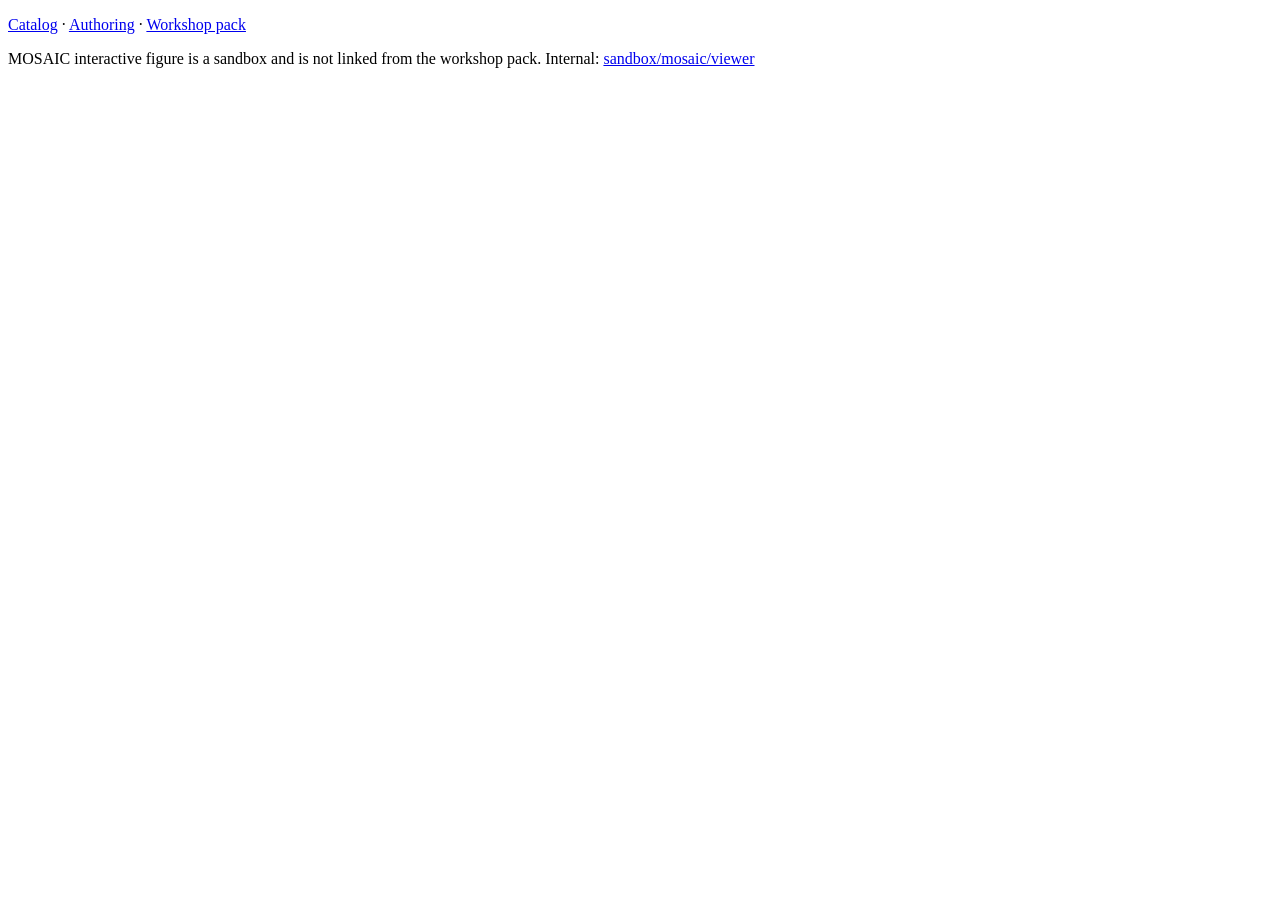
<file: index.html>
<!DOCTYPE html>
<html lang="en">
<head>
  <meta charset="UTF-8" />
  <meta name="viewport" content="width=device-width, initial-scale=1" />
  <title>MindelScope</title>
</head>
<body>
  <p><a href="./platform/index.html">Catalog</a> · <a href="./authoring/index.html">Authoring</a> · <a href="./docs/workshop/README.md">Workshop pack</a></p>
  <p>MOSAIC interactive figure is a sandbox and is not linked from the workshop pack. Internal: <a href="./sandbox/mosaic/viewer/index.html">sandbox/mosaic/viewer</a></p>
</body>
</html>
</file>
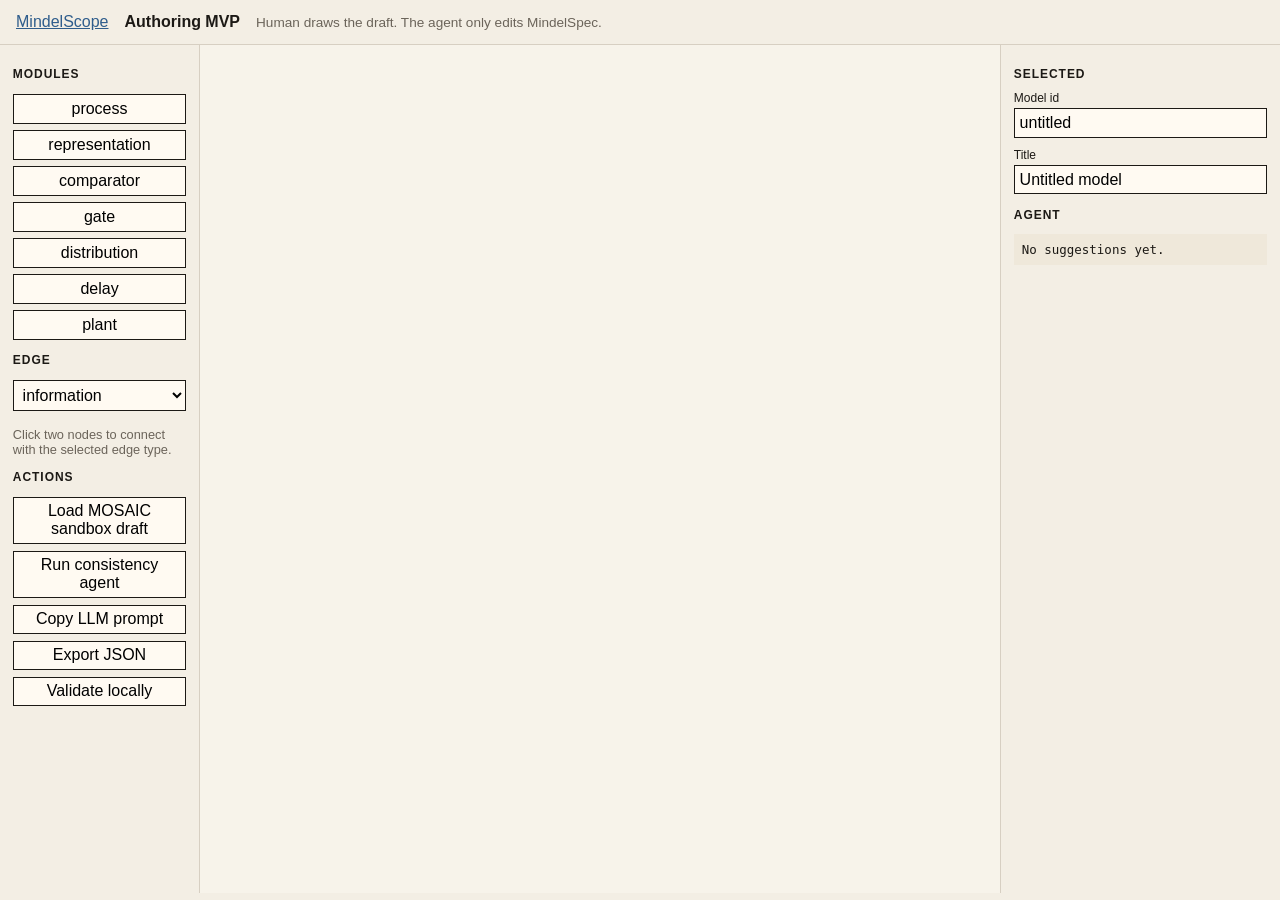
<file: authoring/index.html>
<!DOCTYPE html>
<html lang="en">
<head>
  <meta charset="UTF-8" />
  <meta name="viewport" content="width=device-width, initial-scale=1" />
  <title>MindelScope authoring</title>
  <link rel="stylesheet" href="./styles.css" />
</head>
<body>
  <header>
    <a href="../platform/index.html">MindelScope</a>
    <strong>Authoring MVP</strong>
    <span class="note">Human draws the draft. The agent only edits MindelSpec.</span>
  </header>
  <div class="layout">
    <aside class="palette">
      <h2>Modules</h2>
      <button data-type="process">process</button>
      <button data-type="representation">representation</button>
      <button data-type="comparator">comparator</button>
      <button data-type="gate">gate</button>
      <button data-type="distribution">distribution</button>
      <button data-type="delay">delay</button>
      <button data-type="plant">plant</button>
      <h2>Edge</h2>
      <select id="edgeType">
        <option value="information">information</option>
        <option value="gating">gating</option>
        <option value="error">error</option>
        <option value="context">context</option>
      </select>
      <p class="hint">Click two nodes to connect with the selected edge type.</p>
      <h2>Actions</h2>
      <button id="loadMosaic">Load MOSAIC sandbox draft</button>
      <button id="runAgent">Run consistency agent</button>
      <button id="copyPrompt">Copy LLM prompt</button>
      <button id="exportBtn">Export JSON</button>
      <button id="validateBtn">Validate locally</button>
    </aside>
    <svg id="canvas" viewBox="0 0 1100 720"></svg>
    <aside class="props">
      <h2>Selected</h2>
      <div id="form"><p class="hint">Select a node.</p></div>
      <h2>Agent</h2>
      <pre id="agentLog">No suggestions yet.</pre>
    </aside>
  </div>
  <script src="./agent.js"></script>
  <script src="./app.js"></script>
</body>
</html>
</file>
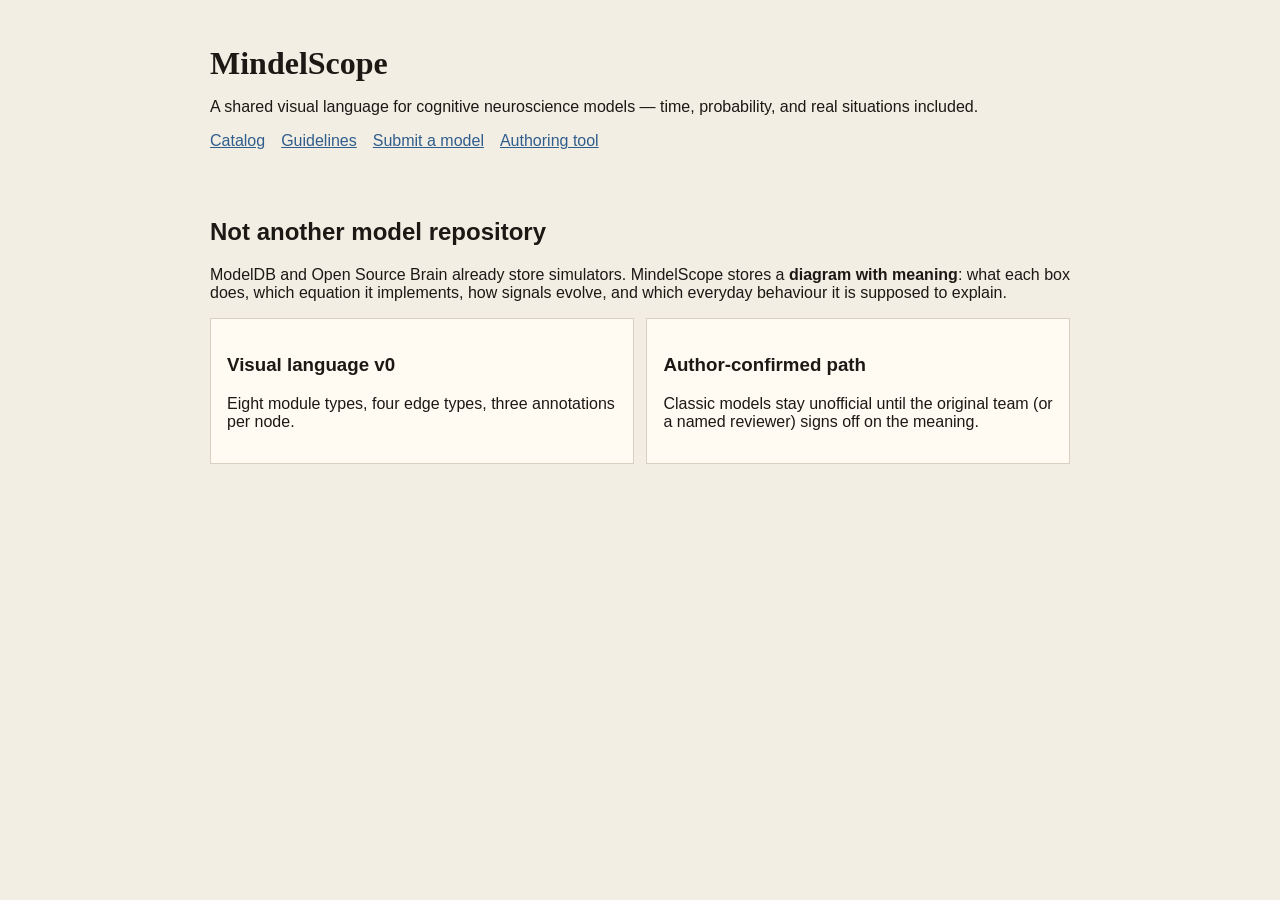
<file: platform/index.html>
<!DOCTYPE html>
<html lang="en">
<head>
  <meta charset="UTF-8" />
  <meta name="viewport" content="width=device-width, initial-scale=1" />
  <title>MindelScope</title>
  <link rel="stylesheet" href="./styles.css" />
</head>
<body>
  <header>
    <h1>MindelScope</h1>
    <p>A shared visual language for cognitive neuroscience models — time, probability, and real situations included.</p>
    <nav>
      <a href="./catalog.html">Catalog</a>
      <a href="./guidelines.html">Guidelines</a>
      <a href="./submit.html">Submit a model</a>
      <a href="../authoring/index.html">Authoring tool</a>
    </nav>
  </header>
  <main>
    <section>
      <h2>Not another model repository</h2>
      <p>ModelDB and Open Source Brain already store simulators. MindelScope stores a <strong>diagram with meaning</strong>: what each box does, which equation it implements, how signals evolve, and which everyday behaviour it is supposed to explain.</p>
    </section>
    <section class="cards">
      <a class="card" href="./guidelines.html">
        <h3>Visual language v0</h3>
        <p>Eight module types, four edge types, three annotations per node.</p>
      </a>
      <a class="card" href="./submit.html">
        <h3>Author-confirmed path</h3>
        <p>Classic models stay unofficial until the original team (or a named reviewer) signs off on the meaning.</p>
      </a>
    </section>
  </main>
</body>
</html>
</file>
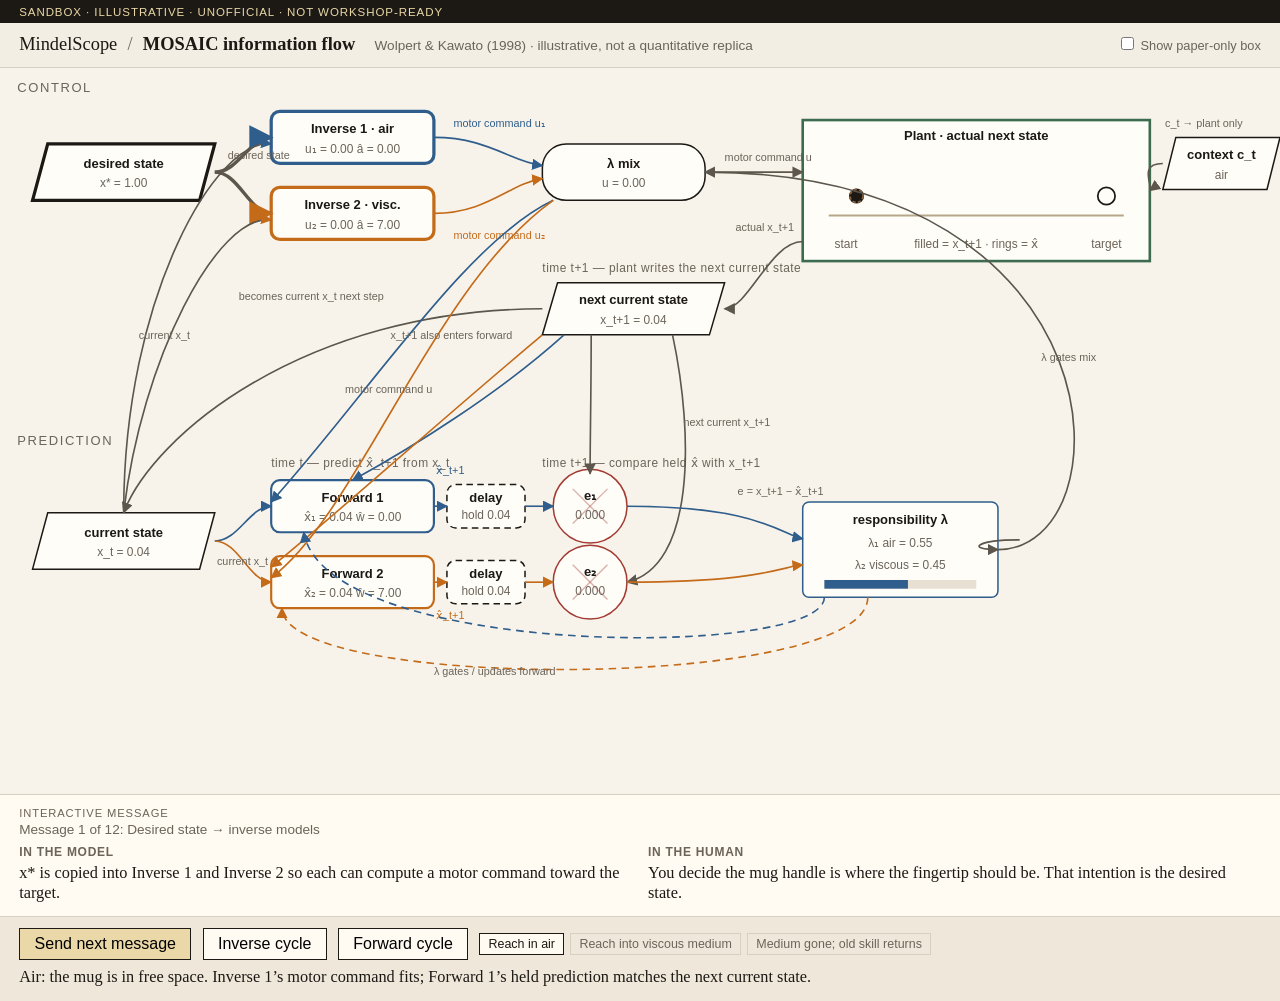
<file: viewer/index.html>
<!DOCTYPE html>
<html lang="zh-Hant">
<head>
  <meta charset="UTF-8" />
  <meta http-equiv="refresh" content="0; url=../sandbox/mosaic/viewer/index.html" />
  <title>MOSAIC viewer moved</title>
</head>
<body>
  <p>MOSAIC 視覺化已移到 sandbox。若沒有自動跳轉，請打開：</p>
  <p><a href="../sandbox/mosaic/viewer/index.html">sandbox/mosaic/viewer/index.html</a></p>
</body>
</html>
</file>
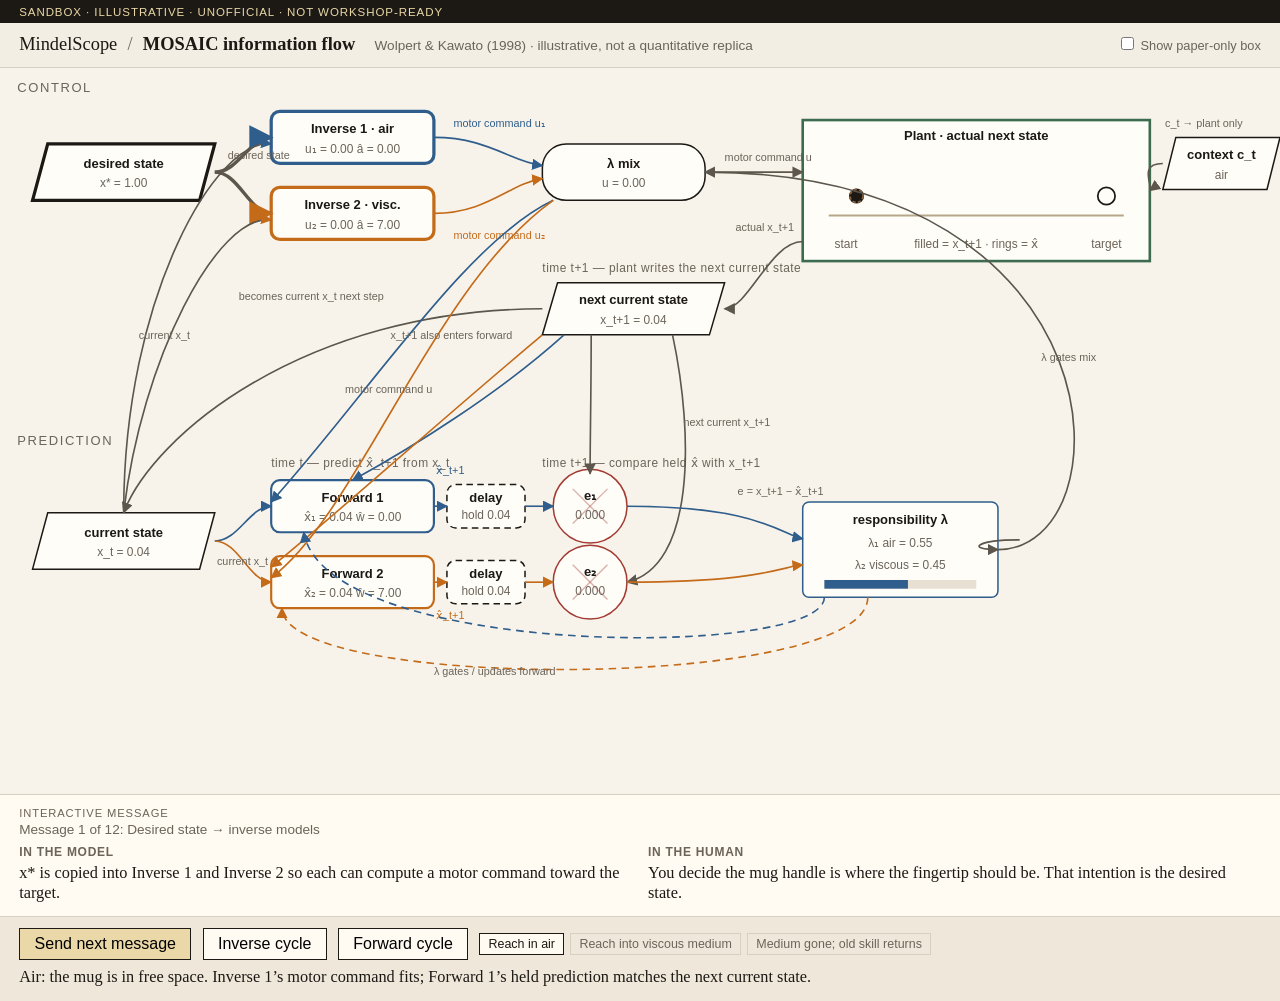
<file: sandbox/mosaic/index.html>
<!DOCTYPE html>
<html lang="zh-Hant">
<head>
  <meta charset="UTF-8" />
  <meta http-equiv="refresh" content="0; url=./viewer/index.html" />
  <title>MOSAIC sandbox</title>
</head>
<body>
  <p><a href="./viewer/index.html">打開 MOSAIC 示意視覺化</a></p>
</body>
</html>
</file>
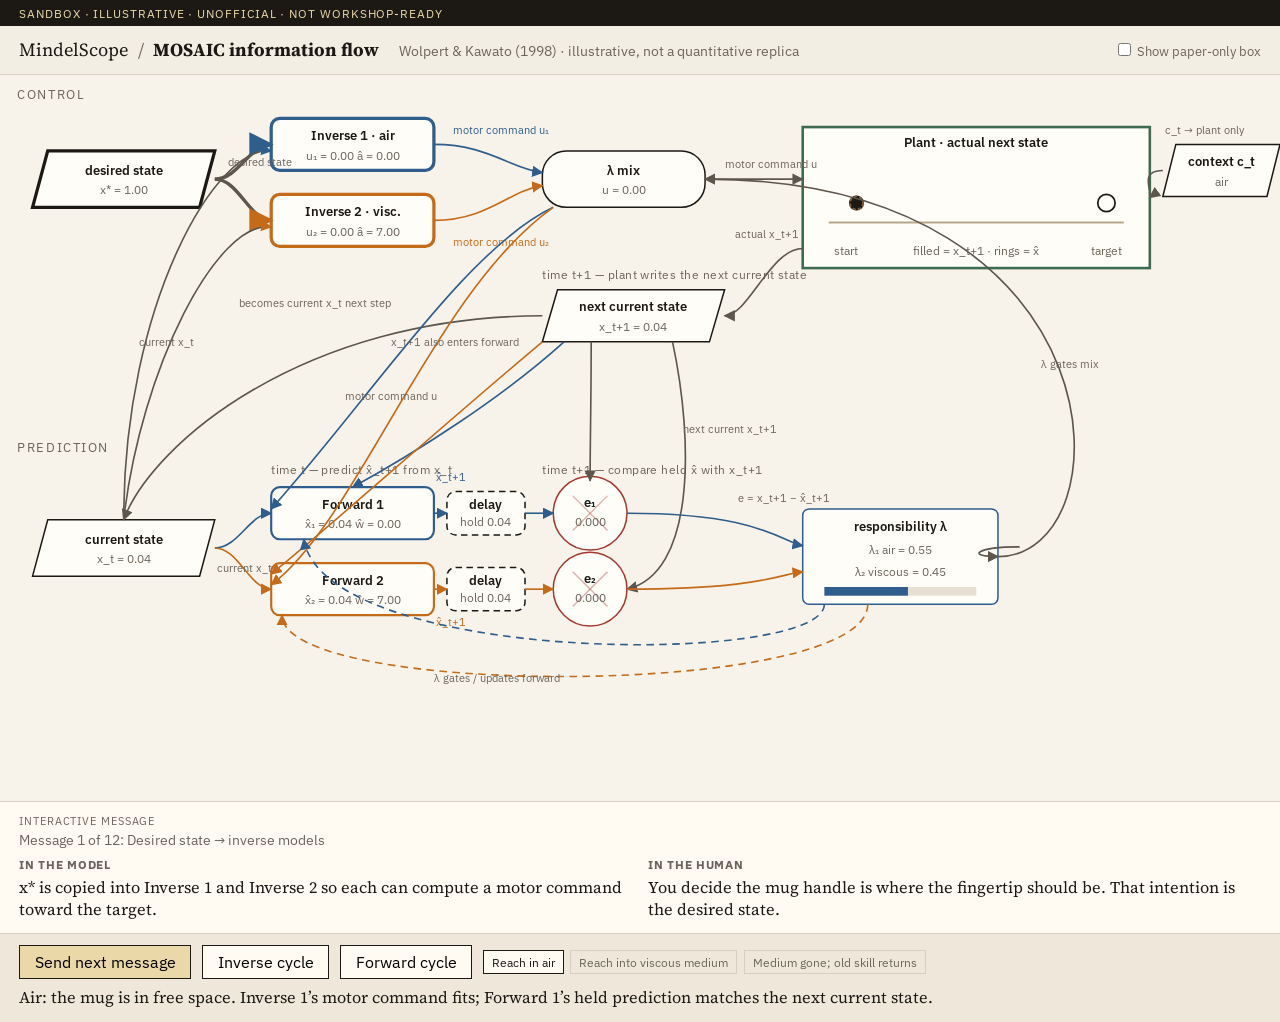
<file: sandbox/mosaic/viewer/index.html>
<!DOCTYPE html>
<html lang="en">
<head>
  <meta charset="UTF-8" />
  <meta name="viewport" content="width=device-width, initial-scale=1" />
  <title>MOSAIC — information flow</title>
  <link rel="preconnect" href="https://fonts.googleapis.com" />
  <link rel="preconnect" href="https://fonts.gstatic.com" crossorigin />
  <link href="https://fonts.googleapis.com/css2?family=IBM+Plex+Sans:wght@400;500;600&family=Source+Serif+4:opsz,wght@8..60,500;8..60,600&display=swap" rel="stylesheet" />
  <link rel="stylesheet" href="./styles.css" />
</head>
<body>
  <p class="wip">Sandbox · illustrative · unofficial · not workshop-ready</p>

  <header class="top">
    <div class="brand">
      <a href="../../../index.html">MindelScope</a>
      <span class="sep">/</span>
      <strong>MOSAIC information flow</strong>
    </div>
    <p class="cite">Wolpert &amp; Kawato (1998) · illustrative, not a quantitative replica</p>
    <label class="paper-toggle">
      <input type="checkbox" id="showPaper" />
      Show paper-only box
    </label>
  </header>

  <main class="flow-wrap">
    <svg id="flow" viewBox="0 0 1180 670" role="img" aria-label="MOSAIC information flow">
      <defs>
        <marker id="arr" viewBox="0 0 10 10" refX="9" refY="5" markerWidth="7" markerHeight="7" orient="auto">
          <path d="M 0 0 L 10 5 L 0 10 z" fill="#5c564c" />
        </marker>
        <marker id="arr1" viewBox="0 0 10 10" refX="9" refY="5" markerWidth="7" markerHeight="7" orient="auto">
          <path d="M 0 0 L 10 5 L 0 10 z" fill="#2f5d8c" />
        </marker>
        <marker id="arr2" viewBox="0 0 10 10" refX="9" refY="5" markerWidth="7" markerHeight="7" orient="auto">
          <path d="M 0 0 L 10 5 L 0 10 z" fill="#c46b1a" />
        </marker>
        <linearGradient id="honey" x1="0" x2="1" y1="0" y2="0">
          <stop offset="0%" stop-color="#e8b15a" stop-opacity="0.15" />
          <stop offset="100%" stop-color="#c46b1a" stop-opacity="0.4" />
        </linearGradient>
      </defs>

      <text x="16" y="22" class="row-label">Control</text>

      <!-- nodes: control row -->
      <g class="node" data-id="desired" transform="translate(30,70)">
        <polygon points="14,0 168,0 154,52 0,52" class="shape rep" />
        <text x="84" y="22" class="nl">desired state</text>
        <text x="84" y="40" class="nv" id="vDes">x* = 1.00</text>
      </g>

      <g class="node" data-id="inv1" transform="translate(250,40)">
        <rect width="150" height="48" rx="8" class="shape m1" />
        <text x="75" y="20" class="nl">Inverse 1 · air</text>
        <text x="75" y="38" class="nv" id="vU1">u₁ = 0.00  â = 0.00</text>
      </g>
      <g class="node" data-id="inv2" transform="translate(250,110)">
        <rect width="150" height="48" rx="8" class="shape m2" />
        <text x="75" y="20" class="nl">Inverse 2 · visc.</text>
        <text x="75" y="38" class="nv" id="vU2">u₂ = 0.00  â = 7.00</text>
      </g>

      <g class="node" data-id="gate" transform="translate(500,70)">
        <rect width="150" height="52" rx="22" class="shape gate" />
        <text x="75" y="22" class="nl">λ mix</text>
        <text x="75" y="40" class="nv" id="vU">u = 0.00</text>
      </g>

      <g class="node" data-id="plant" transform="translate(740,48)">
        <rect width="320" height="130" class="shape plant" />
        <text x="160" y="18" class="nl">Plant · actual next state</text>
        <rect id="viscousMini" x="150" y="28" width="160" height="72" fill="url(#honey)" opacity="0" />
        <line x1="24" y1="88" x2="296" y2="88" class="mini-table" />
        <circle id="miniTarget" cx="280" cy="70" r="8" class="mini-target" />
        <circle id="miniHand" cx="40" cy="70" r="7" class="hand" />
        <circle id="miniPred1" cx="40" cy="70" r="6" class="ghost g1" />
        <circle id="miniPred2" cx="40" cy="70" r="6" class="ghost g2" />
        <text x="40" y="118" class="nv">start</text>
        <text x="160" y="118" class="nv">filled = x_t+1 · rings = x̂</text>
        <text x="280" y="118" class="nv">target</text>
      </g>

      <g class="node" data-id="context" transform="translate(1072,64)">
        <polygon points="12,0 108,0 96,48 0,48" class="shape rep" />
        <text x="54" y="20" class="nl">context c_t</text>
        <text x="54" y="38" class="nv" id="vCt">air</text>
      </g>

      <text x="500" y="188" class="time-note">time t+1 — plant writes the next current state</text>
      <g class="node" data-id="next" transform="translate(500,198)">
        <polygon points="14,0 168,0 154,48 0,48" class="shape rep" />
        <text x="84" y="20" class="nl">next current state</text>
        <text x="84" y="38" class="nv" id="vXnext">x_t+1 = 0.04</text>
      </g>

      <!-- prediction row -->
      <text x="16" y="348" class="row-label">Prediction</text>
      <text x="250" y="368" class="time-note">time t — predict x̂_t+1 from x_t</text>
      <text x="500" y="368" class="time-note">time t+1 — compare held x̂ with x_t+1</text>

      <g class="node" data-id="current" transform="translate(30,410)">
        <polygon points="14,0 168,0 154,52 0,52" class="shape rep" />
        <text x="84" y="22" class="nl">current state</text>
        <text x="84" y="40" class="nv" id="vX">x_t = 0.04</text>
      </g>

      <g class="node" data-id="fwd1" transform="translate(250,380)">
        <rect width="150" height="48" rx="8" class="shape m1" />
        <text x="75" y="20" class="nl">Forward 1</text>
        <text x="75" y="38" class="nv" id="vP1">x̂₁ = 0.04  ŵ = 0.00</text>
      </g>
      <g class="node" data-id="fwd2" transform="translate(250,450)">
        <rect width="150" height="48" rx="8" class="shape m2" />
        <text x="75" y="20" class="nl">Forward 2</text>
        <text x="75" y="38" class="nv" id="vP2">x̂₂ = 0.04  ŵ = 7.00</text>
      </g>

      <g class="node" data-id="delay1" transform="translate(412,384)">
        <rect width="72" height="40" rx="8" class="shape delay" />
        <text x="36" y="16" class="nl">delay</text>
        <text x="36" y="32" class="nv" id="vD1">hold x̂₁</text>
      </g>
      <g class="node" data-id="delay2" transform="translate(412,454)">
        <rect width="72" height="40" rx="8" class="shape delay" />
        <text x="36" y="16" class="nl">delay</text>
        <text x="36" y="32" class="nv" id="vD2">hold x̂₂</text>
      </g>

      <g class="node" data-id="cmp1" transform="translate(508,368)">
        <circle cx="36" cy="36" r="34" class="shape cmp" />
        <line x1="20" y1="20" x2="52" y2="52" class="cmp-x" />
        <line x1="52" y1="20" x2="20" y2="52" class="cmp-x" />
        <text x="36" y="30" class="nl">e₁</text>
        <text x="36" y="48" class="nv" id="vE1">0.00</text>
      </g>
      <g class="node" data-id="cmp2" transform="translate(508,438)">
        <circle cx="36" cy="36" r="34" class="shape cmp" />
        <line x1="20" y1="20" x2="52" y2="52" class="cmp-x" />
        <line x1="52" y1="20" x2="20" y2="52" class="cmp-x" />
        <text x="36" y="30" class="nl">e₂</text>
        <text x="36" y="48" class="nv" id="vE2">0.00</text>
      </g>

      <g class="node" data-id="lambda" transform="translate(740,400)">
        <rect width="180" height="88" rx="6" class="shape dist" />
        <text x="90" y="20" class="nl">responsibility λ</text>
        <text x="90" y="42" class="nv" id="vL1">λ₁ air = 0.50</text>
        <text x="90" y="62" class="nv" id="vL2">λ₂ viscous = 0.50</text>
        <rect x="20" y="72" width="140" height="8" fill="#e6dfd2" />
        <rect id="lamFill1" x="20" y="72" height="8" width="70" fill="#2f5d8c" />
      </g>

      <g class="node paper-only" id="paperNode" data-id="predictor" transform="translate(940,400)" hidden>
        <rect width="140" height="70" rx="8" class="shape paper" />
        <text x="70" y="28" class="nl">resp. predictor</text>
        <text x="70" y="48" class="nv">paper only</text>
      </g>

      <!-- edges -->
      <g class="edges">
        <path id="p_des_inv1" class="edge" d="M 198 96 C 220 96, 230 64, 250 64" marker-end="url(#arr1)" />
        <path id="p_des_inv2" class="edge" d="M 198 96 C 220 96, 230 134, 250 134" marker-end="url(#arr2)" />
        <text class="elbl" x="210" y="84">desired state</text>

        <path id="p_x_inv1" class="edge" d="M 114 410 C 114 210, 200 64, 250 70" marker-end="url(#arr1)" />
        <path id="p_x_inv2" class="edge" d="M 114 410 C 130 270, 200 134, 250 140" marker-end="url(#arr2)" />
        <text class="elbl" x="128" y="250">current x_t</text>

        <path id="p_inv1_gate" class="edge e1" d="M 400 64 C 450 64, 470 86, 500 90" marker-end="url(#arr1)" />
        <path id="p_inv2_gate" class="edge e2" d="M 400 134 C 450 134, 470 106, 500 102" marker-end="url(#arr2)" />
        <text class="elbl e1" x="418" y="54">motor command u₁</text>
        <text class="elbl e2" x="418" y="158">motor command u₂</text>

        <path id="p_lam_gate" class="edge gate-edge" d="M 920 444 C 1040 444, 1040 96, 650 96" marker-end="url(#arr)" />
        <text class="elbl" x="960" y="270">λ gates mix</text>

        <path id="p_gate_plant" class="edge" d="M 650 96 C 690 96, 710 96, 740 96" marker-end="url(#arr)" />
        <text class="elbl" x="668" y="86">motor command u</text>

        <path id="p_c_plant" class="edge" d="M 1072 88 C 1048 88, 1064 110, 1060 113" marker-end="url(#arr)" />
        <text class="elbl" x="1074" y="54">c_t → plant only</text>

        <path id="p_plant_next" class="edge" d="M 740 160 C 710 160, 690 222, 668 222" marker-end="url(#arr)" />
        <text class="elbl" x="678" y="150">actual x_t+1</text>

        <path id="p_next_current" class="edge" d="M 500 222 C 280 222, 140 340, 114 410" marker-end="url(#arr)" />
        <text class="elbl" x="220" y="214">becomes current x_t next step</text>

        <path id="p_x_fwd1" class="edge e1" d="M 198 436 C 220 436, 230 404, 250 404" marker-end="url(#arr1)" />
        <path id="p_x_fwd2" class="edge e2" d="M 198 436 C 220 436, 230 474, 250 474" marker-end="url(#arr2)" />
        <text class="elbl" x="200" y="458">current x_t</text>

        <path id="p_u_fwd1" class="edge e1" d="M 510 122 C 430 160, 340 300, 250 400" marker-end="url(#arr1)" />
        <path id="p_u_fwd2" class="edge e2" d="M 510 122 C 400 200, 330 410, 250 470" marker-end="url(#arr2)" />
        <text class="elbl" x="318" y="300">motor command u</text>

        <path id="p_fwd1_delay1" class="edge e1" d="M 400 404 C 404 404, 408 404, 412 404" marker-end="url(#arr1)" />
        <path id="p_fwd2_delay2" class="edge e2" d="M 400 474 C 404 474, 408 474, 412 474" marker-end="url(#arr2)" />
        <text class="elbl e1" x="402" y="374">x̂_t+1</text>
        <text class="elbl e2" x="402" y="508">x̂_t+1</text>

        <path id="p_delay1_cmp1" class="edge e1" d="M 484 404 C 492 404, 500 404, 510 404" marker-end="url(#arr1)" />
        <path id="p_delay2_cmp2" class="edge e2" d="M 484 474 C 492 474, 500 474, 510 474" marker-end="url(#arr2)" />

        <path id="p_next_cmp1" class="edge" d="M 545 246 C 545 300, 544 340, 544 374" marker-end="url(#arr)" />
        <path id="p_next_cmp2" class="edge" d="M 620 246 C 640 340, 640 460, 578 474" marker-end="url(#arr)" />
        <text class="elbl" x="630" y="330">next current x_t+1</text>

        <path id="p_next_fwd1" class="edge e1" d="M 520 246 C 460 300, 380 350, 325 380" marker-end="url(#arr1)" />
        <path id="p_next_fwd2" class="edge e2" d="M 500 246 C 400 330, 300 420, 250 460" marker-end="url(#arr2)" />
        <text class="elbl" x="360" y="250">x_t+1 also enters forward</text>

        <path id="p_e1_lam" class="edge e1" d="M 578 404 C 700 404, 720 430, 740 434" marker-end="url(#arr1)" />
        <path id="p_e2_lam" class="edge e2" d="M 578 474 C 700 474, 720 460, 740 458" marker-end="url(#arr2)" />
        <text class="elbl" x="680" y="394">e = x_t+1 − x̂_t+1</text>

        <path id="p_lam_fwd1" class="edge e1 learn" d="M 760 488 C 760 545, 300 545, 280 428" marker-end="url(#arr1)" />
        <path id="p_lam_fwd2" class="edge e2 learn" d="M 800 488 C 800 575, 260 575, 260 498" marker-end="url(#arr2)" />
        <text class="elbl" x="400" y="560">λ gates / updates forward</text>

        <path id="p_pred_lam" class="edge paper-edge" d="M 940 435 C 900 435, 890 444, 920 444" marker-end="url(#arr)" hidden />
      </g>

      <g id="tokens"></g>
      <g id="hits"></g>
    </svg>
    <aside class="human" id="human">
      <p class="kicker">Interactive message</p>
      <p class="step-label" id="stepLabel">Click Inverse or Forward, or press Inverse cycle / Forward cycle.</p>
      <div class="pair">
        <div>
          <h3>In the model</h3>
          <p id="inModel">A packet of information travels along a labelled edge.</p>
        </div>
        <div>
          <h3>In the human</h3>
          <p id="inHuman">The same step as an ordinary reach: intending, commanding, feeling, predicting.</p>
        </div>
      </div>
    </aside>
  </main>

  <footer class="story">
    <button type="button" id="send">Send next message</button>
    <button type="button" id="playInv">Inverse cycle</button>
    <button type="button" id="playFwd">Forward cycle</button>
    <ol class="beats" id="beats">
      <li data-phase="0" class="active">Reach in air</li>
      <li data-phase="1">Reach into viscous medium</li>
      <li data-phase="2">Medium gone; old skill returns</li>
    </ol>
    <p class="caption" id="caption">Example: you reach for a mug. Desired state is “fingertip on the handle.” That signal is sent into the inverse models.</p>
  </footer>

  <script src="./app.js"></script>
</body>
</html>
</file>
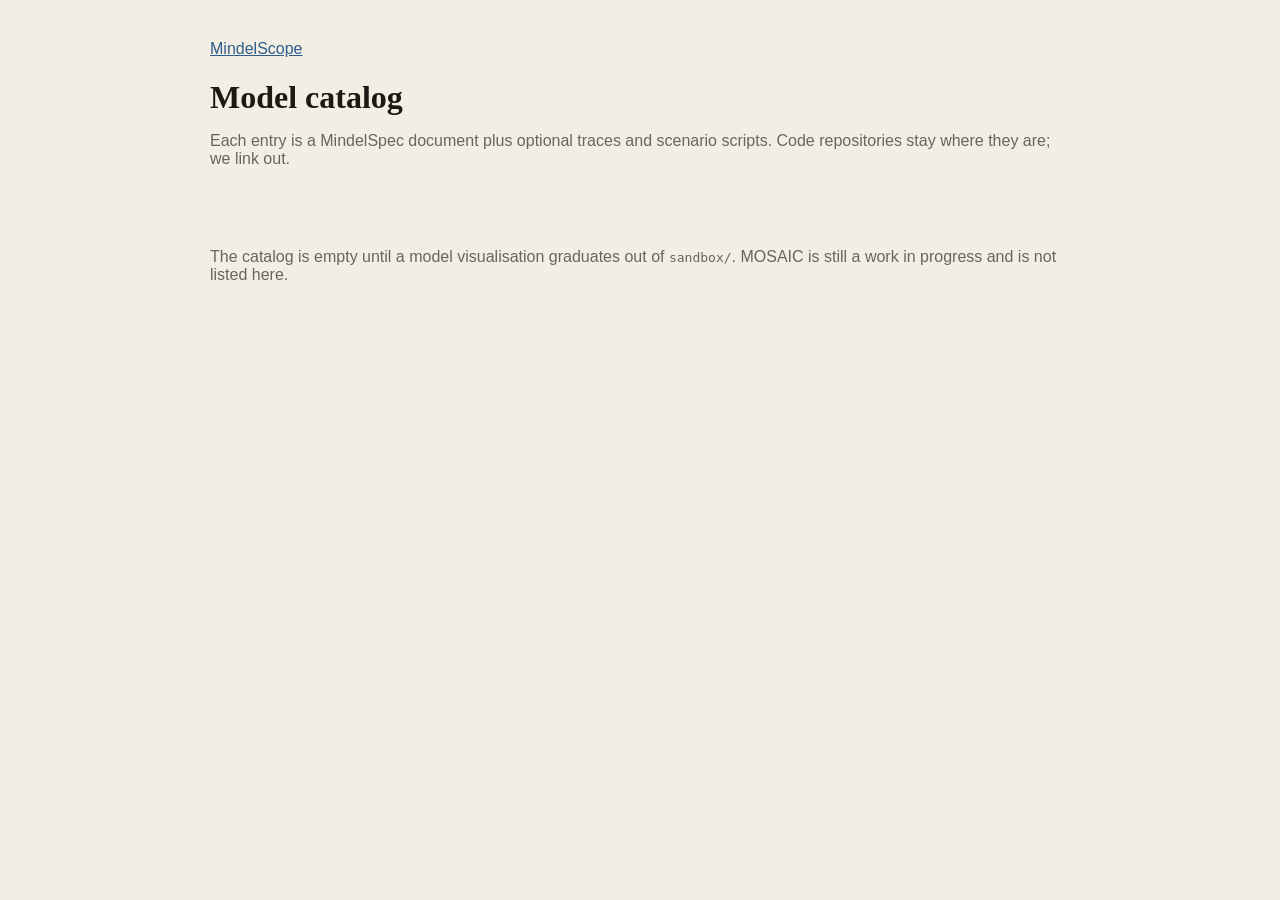
<file: platform/catalog.html>
<!DOCTYPE html>
<html lang="en">
<head>
  <meta charset="UTF-8" />
  <meta name="viewport" content="width=device-width, initial-scale=1" />
  <title>Catalog — MindelScope</title>
  <link rel="stylesheet" href="./styles.css" />
</head>
<body>
  <header>
    <p><a href="./index.html">MindelScope</a></p>
    <h1>Model catalog</h1>
    <p class="muted">Each entry is a MindelSpec document plus optional traces and scenario scripts. Code repositories stay where they are; we link out.</p>
  </header>
  <main>
    <p class="muted">The catalog is empty until a model visualisation graduates out of <code>sandbox/</code>. MOSAIC is still a work in progress and is not listed here.</p>
  </main>
  <script src="./catalog.js"></script>
</body>
</html>
</file>
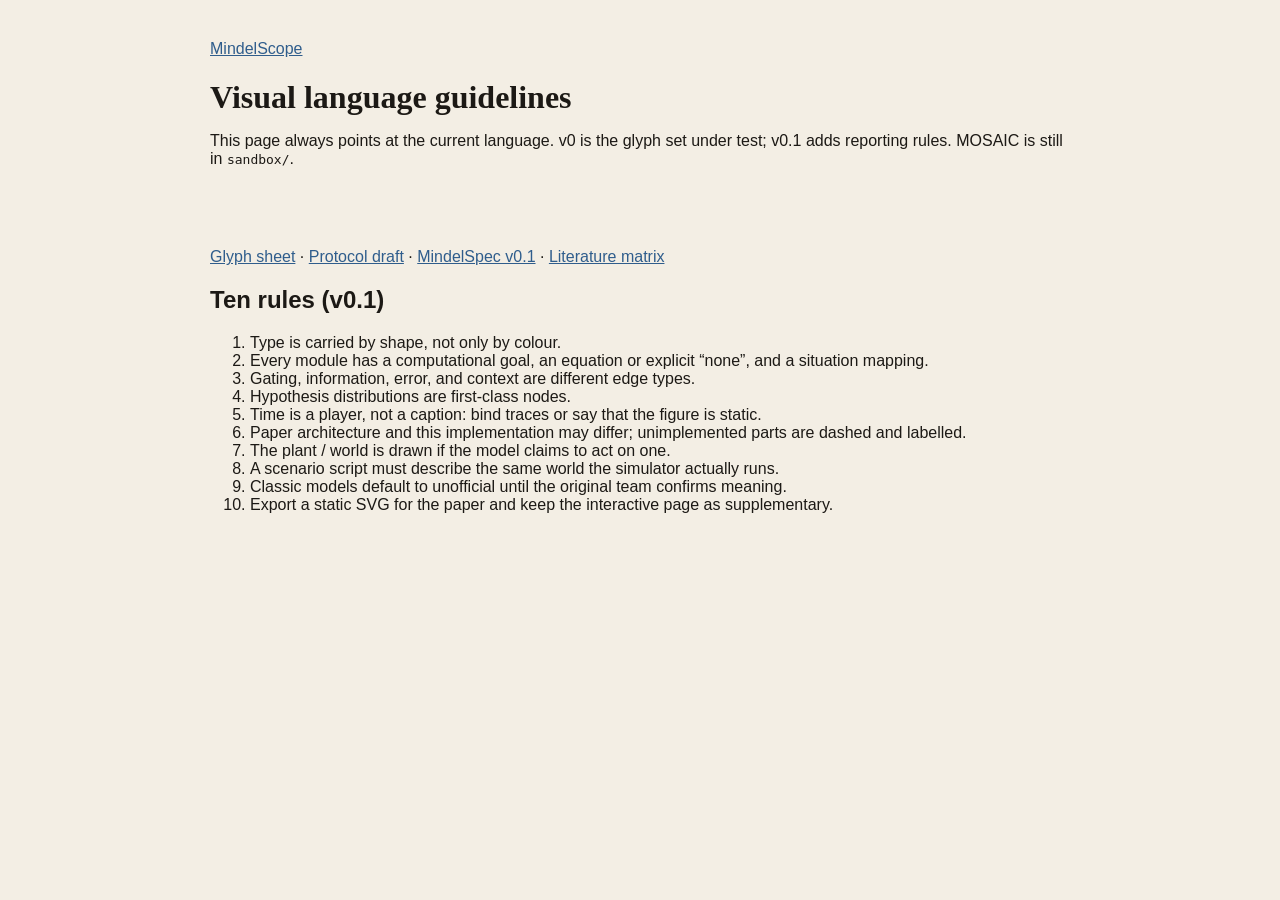
<file: platform/guidelines.html>
<!DOCTYPE html>
<html lang="en">
<head>
  <meta charset="UTF-8" />
  <meta name="viewport" content="width=device-width, initial-scale=1" />
  <title>Guidelines — MindelScope</title>
  <link rel="stylesheet" href="./styles.css" />
</head>
<body>
  <header>
    <p><a href="./index.html">MindelScope</a></p>
    <h1>Visual language guidelines</h1>
    <p>This page always points at the current language. v0 is the glyph set under test; v0.1 adds reporting rules. MOSAIC is still in <code>sandbox/</code>.</p>
  </header>
  <main>
    <p><a href="../docs/workshop/visual-language-onepager.md">Glyph sheet</a> · <a href="../docs/protocol-draft.md">Protocol draft</a> · <a href="../docs/protocol-v0.1.md">MindelSpec v0.1</a> · <a href="../docs/literature-matrix.md">Literature matrix</a></p>
    <h2>Ten rules (v0.1)</h2>
    <ol>
      <li>Type is carried by shape, not only by colour.</li>
      <li>Every module has a computational goal, an equation or explicit “none”, and a situation mapping.</li>
      <li>Gating, information, error, and context are different edge types.</li>
      <li>Hypothesis distributions are first-class nodes.</li>
      <li>Time is a player, not a caption: bind traces or say that the figure is static.</li>
      <li>Paper architecture and this implementation may differ; unimplemented parts are dashed and labelled.</li>
      <li>The plant / world is drawn if the model claims to act on one.</li>
      <li>A scenario script must describe the same world the simulator actually runs.</li>
      <li>Classic models default to unofficial until the original team confirms meaning.</li>
      <li>Export a static SVG for the paper and keep the interactive page as supplementary.</li>
    </ol>
  </main>
</body>
</html>
</file>
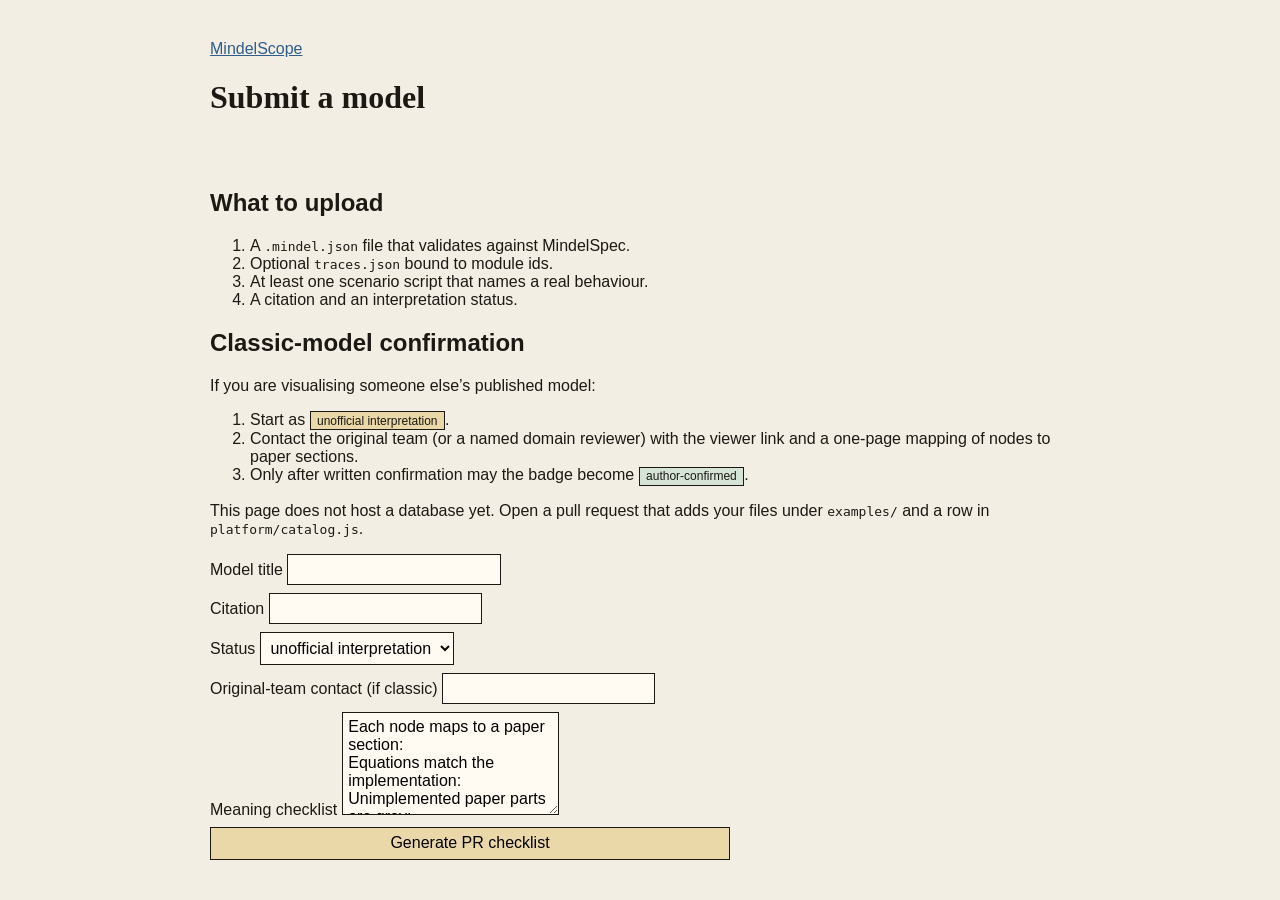
<file: platform/submit.html>
<!DOCTYPE html>
<html lang="en">
<head>
  <meta charset="UTF-8" />
  <meta name="viewport" content="width=device-width, initial-scale=1" />
  <title>Submit — MindelScope</title>
  <link rel="stylesheet" href="./styles.css" />
</head>
<body>
  <header>
    <p><a href="./index.html">MindelScope</a></p>
    <h1>Submit a model</h1>
  </header>
  <main>
    <h2>What to upload</h2>
    <ol>
      <li>A <code>.mindel.json</code> file that validates against MindelSpec.</li>
      <li>Optional <code>traces.json</code> bound to module ids.</li>
      <li>At least one scenario script that names a real behaviour.</li>
      <li>A citation and an interpretation status.</li>
    </ol>
    <h2>Classic-model confirmation</h2>
    <p>If you are visualising someone else’s published model:</p>
    <ol>
      <li>Start as <span class="badge unofficial">unofficial interpretation</span>.</li>
      <li>Contact the original team (or a named domain reviewer) with the viewer link and a one-page mapping of nodes to paper sections.</li>
      <li>Only after written confirmation may the badge become <span class="badge confirmed">author-confirmed</span>.</li>
    </ol>
    <p>This page does not host a database yet. Open a pull request that adds your files under <code>examples/</code> and a row in <code>platform/catalog.js</code>.</p>
    <form id="intake" onsubmit="event.preventDefault(); document.getElementById('out').hidden=false;">
      <label>Model title <input name="title" required /></label>
      <label>Citation <input name="cite" required /></label>
      <label>Status
        <select name="status">
          <option value="unofficial">unofficial interpretation</option>
          <option value="author-confirmed">author-confirmed</option>
        </select>
      </label>
      <label>Original-team contact (if classic) <input name="contact" /></label>
      <label>Meaning checklist
        <textarea rows="5">Each node maps to a paper section:
Equations match the implementation:
Unimplemented paper parts are grey:
Scenario is the same world the simulator runs:
</textarea>
      </label>
      <button type="submit">Generate PR checklist</button>
    </form>
    <p id="out" hidden>Checklist copied into the form. Attach the JSON files in a GitHub pull request; do not claim author-confirmed without the email or letter on file.</p>
  </main>
</body>
</html>
</file>
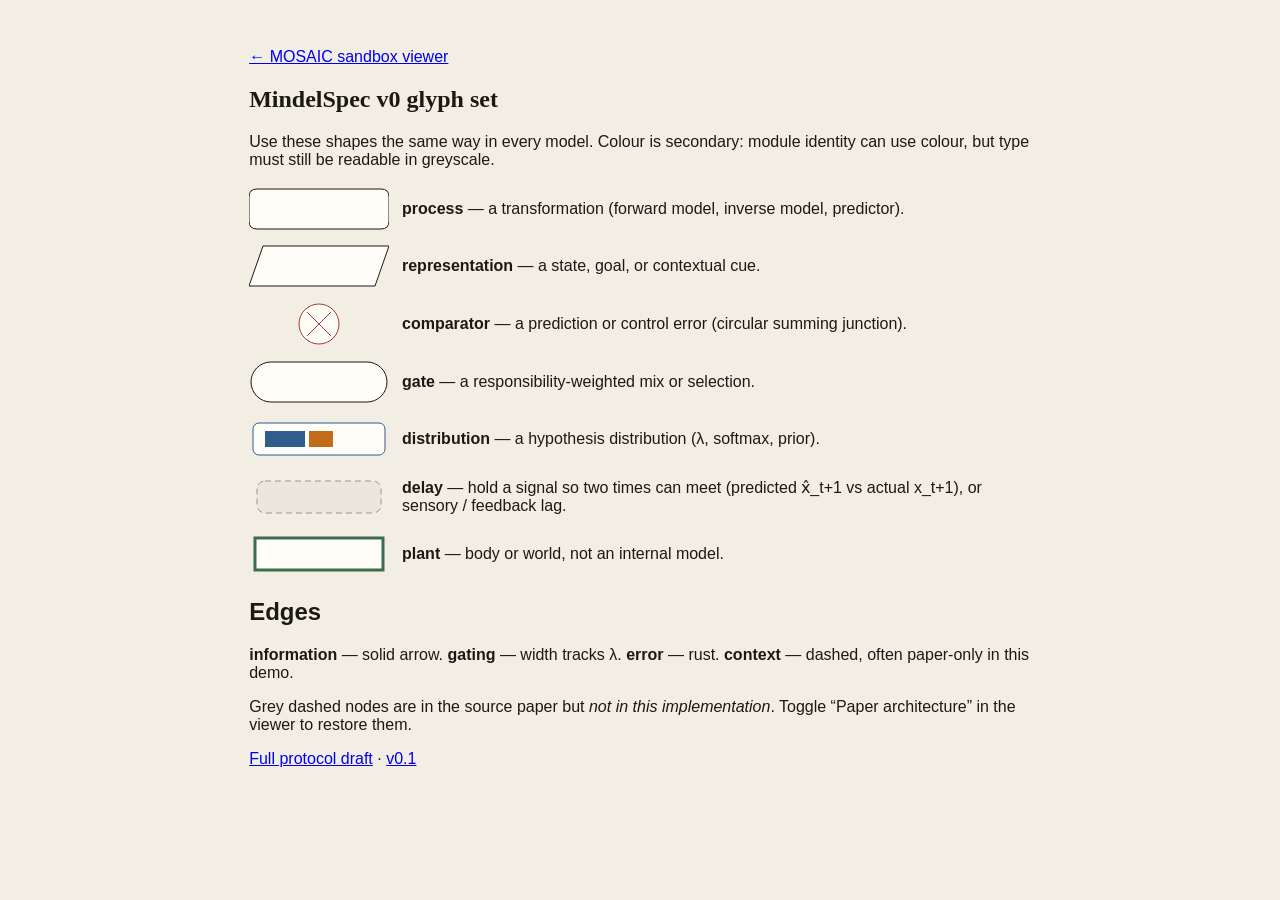
<file: sandbox/mosaic/viewer/legend.html>
<!DOCTYPE html>
<html lang="en">
<head>
  <meta charset="UTF-8" />
  <meta name="viewport" content="width=device-width, initial-scale=1" />
  <title>MindelSpec v0 — visual language</title>
  <link rel="stylesheet" href="./styles.css" />
</head>
<body>
  <article class="legend-page">
    <p><a href="./index.html">← MOSAIC sandbox viewer</a></p>
    <h1>MindelSpec v0 glyph set</h1>
    <p>Use these shapes the same way in every model. Colour is secondary: module identity can use colour, but type must still be readable in greyscale.</p>

    <div class="glyph-row">
      <svg viewBox="0 0 140 48"><path d="M 8 4 H 132 Q 140 4 140 12 V 36 Q 140 44 132 44 H 8 Q 0 44 0 36 V 12 Q 0 4 8 4 Z" fill="#fffdf8" stroke="#1c1915"/></svg>
      <div><strong>process</strong> — a transformation (forward model, inverse model, predictor).</div>
    </div>
    <div class="glyph-row">
      <svg viewBox="0 0 140 48"><path d="M 14 4 L 140 4 L 126 44 L 0 44 Z" fill="#fffdf8" stroke="#1c1915"/></svg>
      <div><strong>representation</strong> — a state, goal, or contextual cue.</div>
    </div>
    <div class="glyph-row">
      <svg viewBox="0 0 140 48"><circle cx="70" cy="24" r="20" fill="#fffdf8" stroke="#a33b32"/><line x1="58" y1="12" x2="82" y2="36" stroke="#a33b32"/><line x1="82" y1="12" x2="58" y2="36" stroke="#a33b32"/></svg>
      <div><strong>comparator</strong> — a prediction or control error (circular summing junction).</div>
    </div>
    <div class="glyph-row">
      <svg viewBox="0 0 140 48"><path d="M 22 4 H 118 A 20 20 0 0 1 118 44 H 22 A 20 20 0 0 1 22 4 Z" fill="#fffdf8" stroke="#1c1915"/></svg>
      <div><strong>gate</strong> — a responsibility-weighted mix or selection.</div>
    </div>
    <div class="glyph-row">
      <svg viewBox="0 0 140 48"><rect x="4" y="8" width="132" height="32" rx="6" fill="#fffdf8" stroke="#2f5d8c"/><rect x="16" y="16" width="40" height="16" fill="#2f5d8c"/><rect x="60" y="16" width="24" height="16" fill="#c46b1a"/></svg>
      <div><strong>distribution</strong> — a hypothesis distribution (λ, softmax, prior).</div>
    </div>
    <div class="glyph-row">
      <svg viewBox="0 0 140 48"><rect x="8" y="8" width="124" height="32" rx="8" fill="#ece7dc" stroke="#9a958c" stroke-dasharray="6 4"/></svg>
      <div><strong>delay</strong> — hold a signal so two times can meet (predicted x̂_t+1 vs actual x_t+1), or sensory / feedback lag.</div>
    </div>
    <div class="glyph-row">
      <svg viewBox="0 0 140 48"><rect x="6" y="8" width="128" height="32" fill="#fffdf8" stroke="#3d6b4f" stroke-width="3"/></svg>
      <div><strong>plant</strong> — body or world, not an internal model.</div>
    </div>

    <h2>Edges</h2>
    <p><strong>information</strong> — solid arrow. <strong>gating</strong> — width tracks λ. <strong>error</strong> — rust. <strong>context</strong> — dashed, often paper-only in this demo.</p>
    <p>Grey dashed nodes are in the source paper but <em>not in this implementation</em>. Toggle “Paper architecture” in the viewer to restore them.</p>
    <p><a href="../docs/protocol-draft.md">Full protocol draft</a> · <a href="../docs/protocol-v0.1.md">v0.1</a></p>
  </article>
</body>
</html>
</file>
<file: authoring/styles.css>
:root { --paper:#f3eee4; --ink:#1c1915; --line:#d7cfc2; --m1:#2f5d8c; }
* { box-sizing: border-box; }
body { margin: 0; font-family: "Segoe UI", sans-serif; background: var(--paper); color: var(--ink); }
header { display: flex; gap: 1rem; align-items: baseline; padding: 0.8rem 1rem; border-bottom: 1px solid var(--line); }
header a { color: var(--m1); }
.note { color: #6b645a; font-size: 0.85rem; }
.layout { display: grid; grid-template-columns: 200px 1fr 280px; min-height: calc(100vh - 52px); }
aside { padding: 0.8rem; border-right: 1px solid var(--line); overflow: auto; }
.props { border-right: 0; border-left: 1px solid var(--line); }
h2 { font-size: 0.75rem; letter-spacing: 0.08em; text-transform: uppercase; }
button, select, input, textarea { font: inherit; width: 100%; margin: 0.2rem 0; padding: 0.3rem; border: 1px solid var(--ink); background: #fffaf2; }
.hint { font-size: 0.8rem; color: #6b645a; }
#canvas { width: 100%; height: calc(100vh - 52px); background: #f7f3ea; }
pre { white-space: pre-wrap; font-size: 0.78rem; background: #efe8da; padding: 0.5rem; }
.node { cursor: pointer; }
.edge { fill: none; stroke: #5c564c; marker-end: url(#arrow); }
label { font-size: 0.75rem; display: block; margin-top: 0.4rem; }
</file>
<file: platform/styles.css>
body { margin: 0; font-family: "Segoe UI", sans-serif; background: #f3eee4; color: #1c1915; }
header, main { max-width: 860px; margin: 0 auto; padding: 1.5rem 1.2rem; }
h1 { font-family: Georgia, serif; margin-bottom: 0.3rem; }
nav { display: flex; gap: 1rem; flex-wrap: wrap; }
a { color: #2f5d8c; }
.cards { display: grid; gap: 0.8rem; grid-template-columns: repeat(auto-fit, minmax(220px, 1fr)); }
.card { display: block; background: #fffaf2; border: 1px solid #d7cfc2; padding: 1rem; text-decoration: none; color: inherit; }
.badge { display: inline-block; font-size: 0.75rem; border: 1px solid #1c1915; padding: 0.1rem 0.4rem; }
.unofficial { background: #ead8a8; }
.confirmed { background: #d5e4d6; }
table { border-collapse: collapse; width: 100%; }
td, th { border-bottom: 1px solid #d7cfc2; text-align: left; padding: 0.45rem 0.3rem; vertical-align: top; }
form { display: grid; gap: 0.5rem; max-width: 520px; }
input, textarea, select { font: inherit; padding: 0.35rem; border: 1px solid #1c1915; background: #fffaf2; }
button { font: inherit; padding: 0.4rem 0.7rem; border: 1px solid #1c1915; background: #ead8a8; cursor: pointer; }
.muted { color: #6b645a; }
</file>
<file: sandbox/mosaic/viewer/styles.css>
:root {
  --paper: #f3eee4;
  --ink: #1c1915;
  --muted: #6b645a;
  --line: #d7cfc2;
  --m1: #2f5d8c;
  --m2: #c46b1a;
  --err: #a33b32;
  --card: #fffaf2;
}

* { box-sizing: border-box; }
html, body { margin: 0; min-height: 100%; background: var(--paper); color: var(--ink); }
body {
  font-family: "IBM Plex Sans", sans-serif;
  display: grid;
  grid-template-rows: auto auto 1fr auto auto;
  min-height: 100vh;
}

.wip {
  margin: 0;
  padding: 0.35rem 1.2rem;
  background: #1c1915;
  color: #ead8a8;
  font-size: 0.72rem;
  letter-spacing: 0.08em;
  text-transform: uppercase;
}

.top {
  display: flex;
  flex-wrap: wrap;
  gap: 0.8rem 1.2rem;
  align-items: baseline;
  padding: 0.7rem 1.2rem;
  border-bottom: 1px solid var(--line);
}
.brand { font-family: "Source Serif 4", serif; font-size: 1.15rem; }
.brand a { color: inherit; text-decoration: none; }
.sep { color: var(--muted); margin: 0 0.35rem; }
.cite { margin: 0; color: var(--muted); font-size: 0.85rem; flex: 1; }
.paper-toggle { font-size: 0.8rem; color: var(--muted); }

.flow-wrap {
  min-height: 0;
  display: flex;
  flex-direction: column;
}
#flow {
  width: 100%;
  flex: 1;
  min-height: 420px;
  background: #f7f3ea;
}
.row-label {
  font-size: 12px;
  letter-spacing: 0.12em;
  text-transform: uppercase;
  fill: var(--muted);
  font-family: "IBM Plex Sans", sans-serif;
}
.node { cursor: pointer; }
.node .nl, .node .nv {
  text-anchor: middle;
  font-family: "IBM Plex Sans", sans-serif;
}
.node .nl { font-size: 12px; fill: var(--ink); font-weight: 600; }
.node .nv { font-size: 11px; fill: var(--muted); }
.shape { fill: #fffdf8; stroke: var(--ink); stroke-width: 1.4; }
.shape.m1 { stroke: var(--m1); stroke-width: 2; }
.shape.m2 { stroke: var(--m2); stroke-width: 2; }
.shape.cmp { stroke: var(--err); }
.cmp-x { stroke: var(--err); stroke-width: 1.2; opacity: 0.4; }
.shape.plant { stroke: #3d6b4f; stroke-width: 2.4; }
.shape.gate { stroke: var(--ink); }
.shape.dist { stroke: var(--m1); }
.shape.paper { stroke: #9a958c; stroke-dasharray: 6 4; fill: #ece7dc; }
.shape.delay { stroke: var(--ink); stroke-dasharray: 6 4; fill: #fffdf8; }
.node.dim { opacity: 0.32; }
.node.selected .shape { stroke-width: 3; }
.time-note {
  font-size: 11px;
  fill: var(--muted);
  font-family: "IBM Plex Sans", sans-serif;
  letter-spacing: 0.04em;
}

.edge { fill: none; stroke: #5c564c; stroke-width: 1.5; }
.edge.e1 { stroke: var(--m1); }
.edge.e2 { stroke: var(--m2); }
.edge.dim { opacity: 0.22; }
.elbl {
  font-size: 10px;
  fill: var(--muted);
  font-family: "IBM Plex Sans", sans-serif;
}
.elbl.e1 { fill: var(--m1); }
.elbl.e2 { fill: var(--m2); }
.token { fill: var(--ink); }
.token.t1 { fill: var(--m1); }
.token.t2 { fill: var(--m2); }

.mini-table { stroke: #b7a78a; stroke-width: 2; }
.mini-target { fill: none; stroke: var(--ink); stroke-width: 1.6; }
.hand { fill: var(--ink); }
.ghost { fill: none; stroke-width: 1.6; stroke-dasharray: 3 2; }
.ghost.g1 { stroke: var(--m1); }
.ghost.g2 { stroke: var(--m2); }

.edge.live { stroke-width: 3.2; }
.hit { fill: none; stroke: transparent; stroke-width: 14; cursor: pointer; pointer-events: stroke; }

.human {
  padding: 0.7rem 1.2rem 0.85rem;
  border-top: 1px solid var(--line);
  background: var(--card);
}
.human .kicker {
  margin: 0 0 0.2rem;
  font-size: 0.7rem;
  letter-spacing: 0.08em;
  text-transform: uppercase;
  color: var(--muted);
}
.step-label { margin: 0 0 0.5rem; font-size: 0.85rem; color: var(--muted); }
.pair { display: grid; grid-template-columns: 1fr 1fr; gap: 1rem; }
.pair h3 { margin: 0 0 0.25rem; font-size: 0.75rem; letter-spacing: 0.06em; text-transform: uppercase; color: var(--muted); }
.pair p { margin: 0; font-family: "Source Serif 4", serif; font-size: 1.02rem; }

.inspect {
  margin: 0;
  padding: 0.55rem 1.2rem;
  border-top: 1px solid var(--line);
  font-size: 0.9rem;
  min-height: 2.6rem;
}
.inspect .eq {
  font-family: "Source Serif 4", serif;
  display: inline;
  background: #efe8da;
  padding: 0.1rem 0.35rem;
}

.story {
  display: grid;
  grid-template-columns: auto auto auto 1fr;
  gap: 0.45rem 0.7rem;
  align-items: center;
  padding: 0.7rem 1.2rem 0.9rem;
  border-top: 1px solid var(--line);
  background: #efe8da;
}
#playInv, #playFwd, #send {
  font: inherit;
  border: 1px solid var(--ink);
  background: var(--card);
  padding: 0.35rem 0.9rem;
  cursor: pointer;
}
#send { background: #ead8a8; }
#playInv.active, #playFwd.active { background: #ead8a8; }
.edge.learn { stroke-dasharray: 7 5; }
body[data-cycle="inverse"] [data-id="fwd1"],
body[data-cycle="inverse"] [data-id="fwd2"],
body[data-cycle="inverse"] [data-id="delay1"],
body[data-cycle="inverse"] [data-id="delay2"],
body[data-cycle="inverse"] [data-id="cmp1"],
body[data-cycle="inverse"] [data-id="cmp2"] { opacity: 0.28; }
body[data-cycle="forward"] [data-id="desired"],
body[data-cycle="forward"] [data-id="inv1"],
body[data-cycle="forward"] [data-id="inv2"] { opacity: 0.28; }
.beats {
  display: flex;
  gap: 0.4rem;
  list-style: none;
  margin: 0;
  padding: 0;
  flex-wrap: wrap;
}
.beats li {
  font-size: 0.78rem;
  border: 1px solid var(--line);
  padding: 0.2rem 0.5rem;
  color: var(--muted);
  cursor: pointer;
}
.beats li.active { border-color: var(--ink); color: var(--ink); background: var(--card); }
.caption {
  grid-column: 1 / -1;
  margin: 0;
  font-family: "Source Serif 4", serif;
  font-size: 1.02rem;
}

.legend-page { max-width: 820px; margin: 2rem auto; padding: 0 1.2rem 3rem; }
.legend-page h1 { font-family: "Source Serif 4", serif; }
.glyph-row { display: grid; grid-template-columns: 140px 1fr; gap: 0.8rem; align-items: center; margin: 0.6rem 0; }
.glyph-row svg { width: 140px; height: 48px; }
</file>
